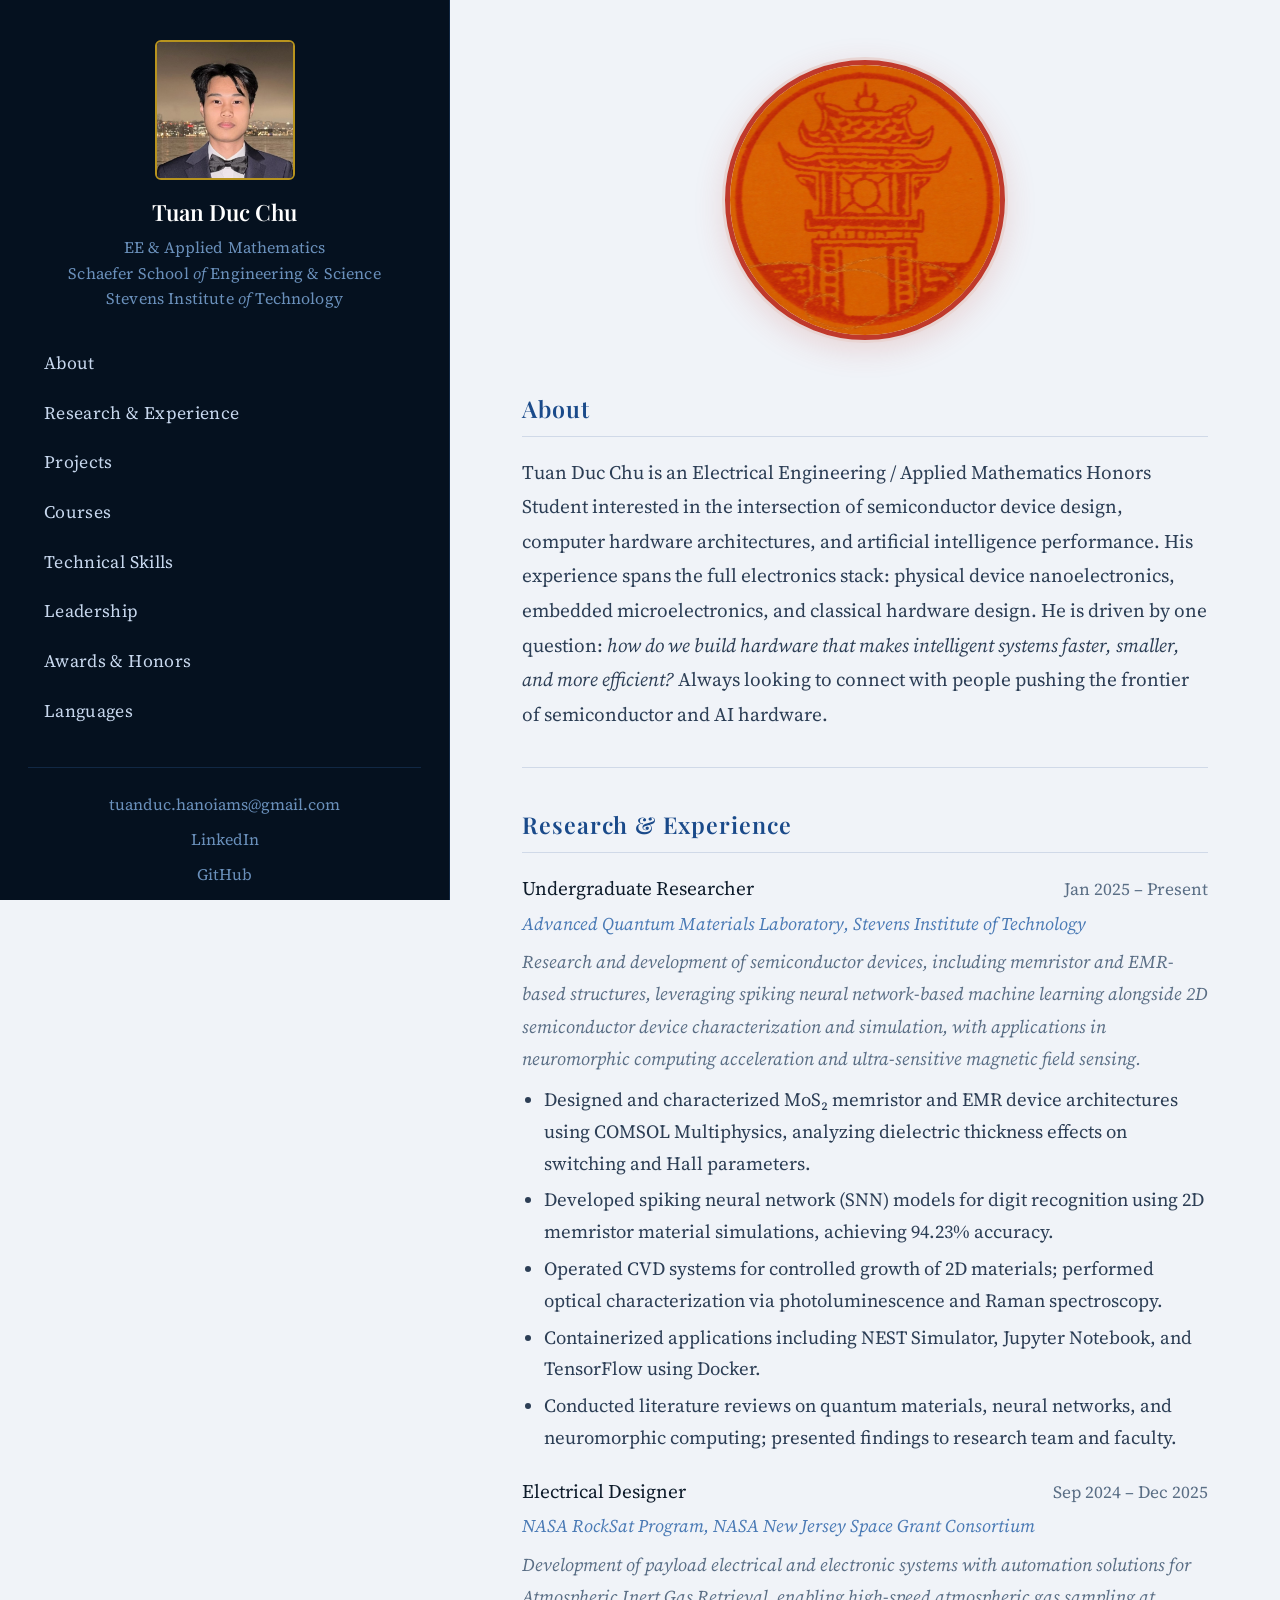
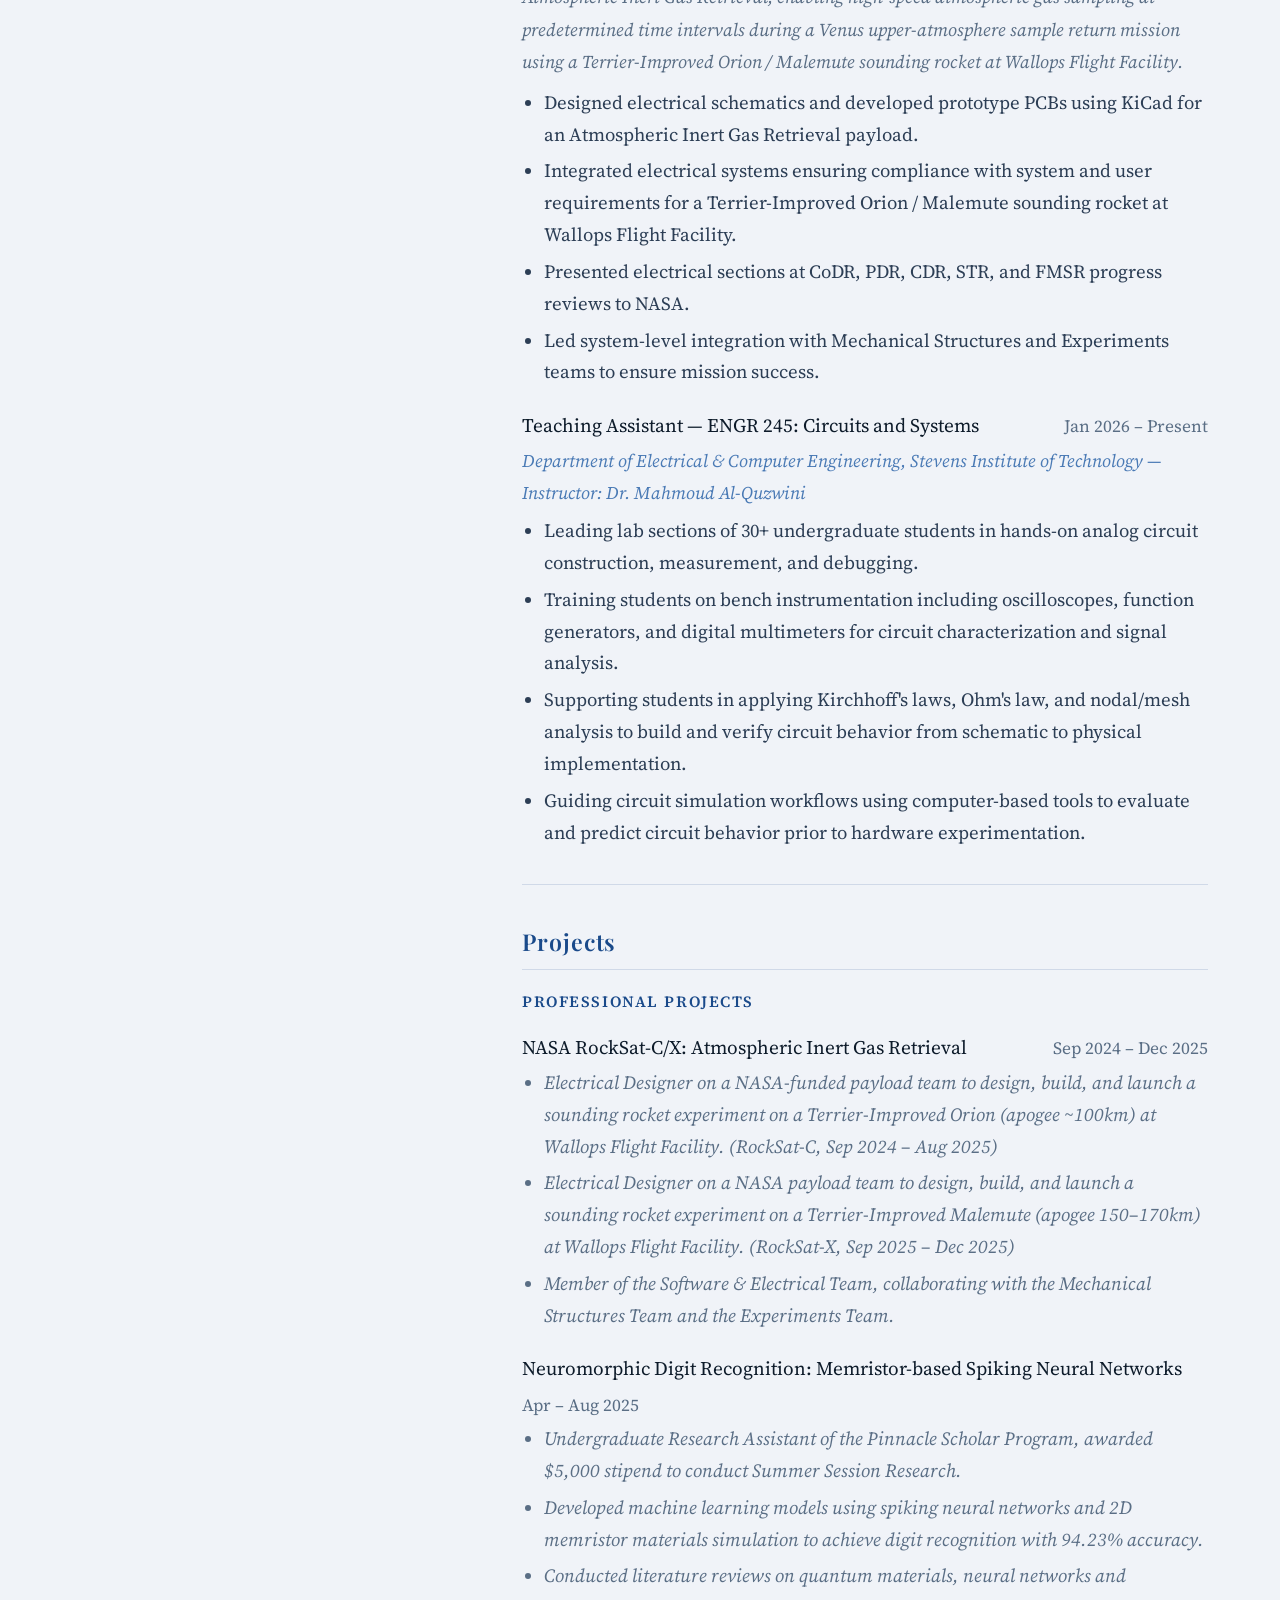
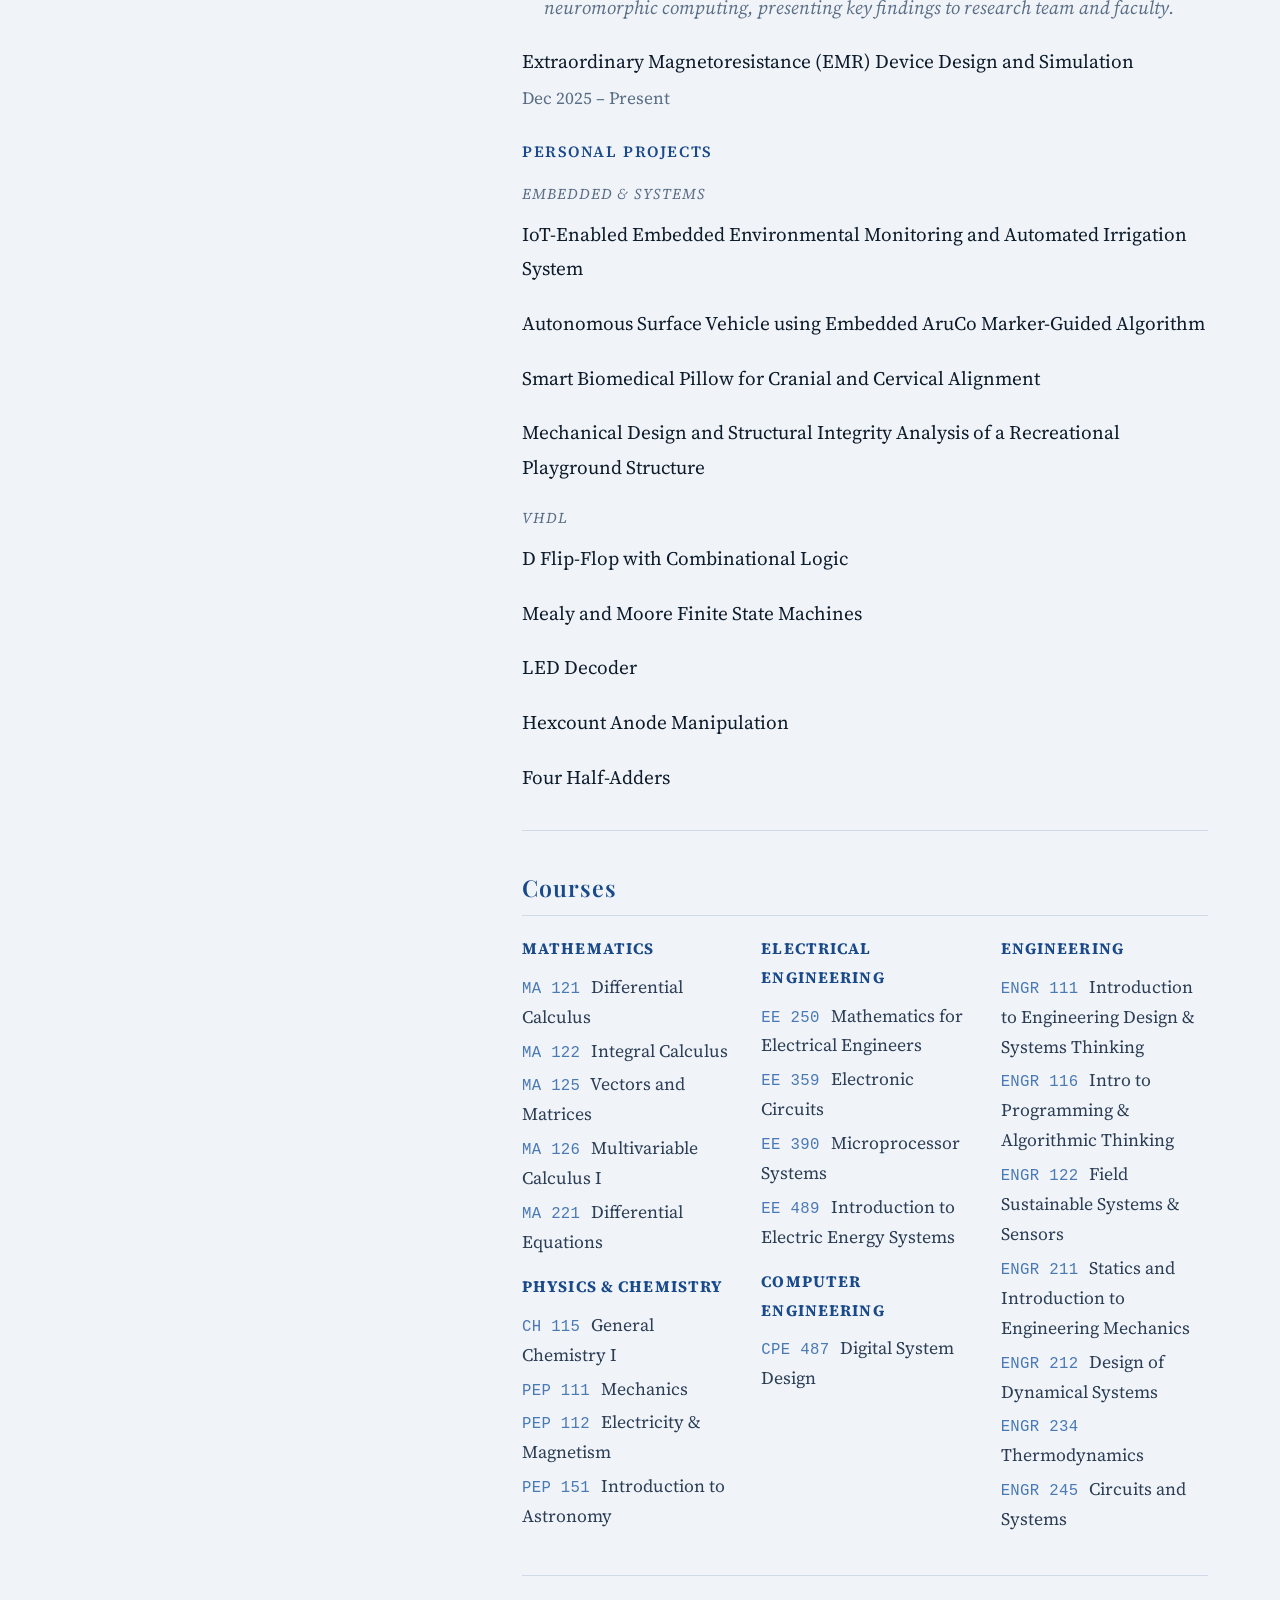
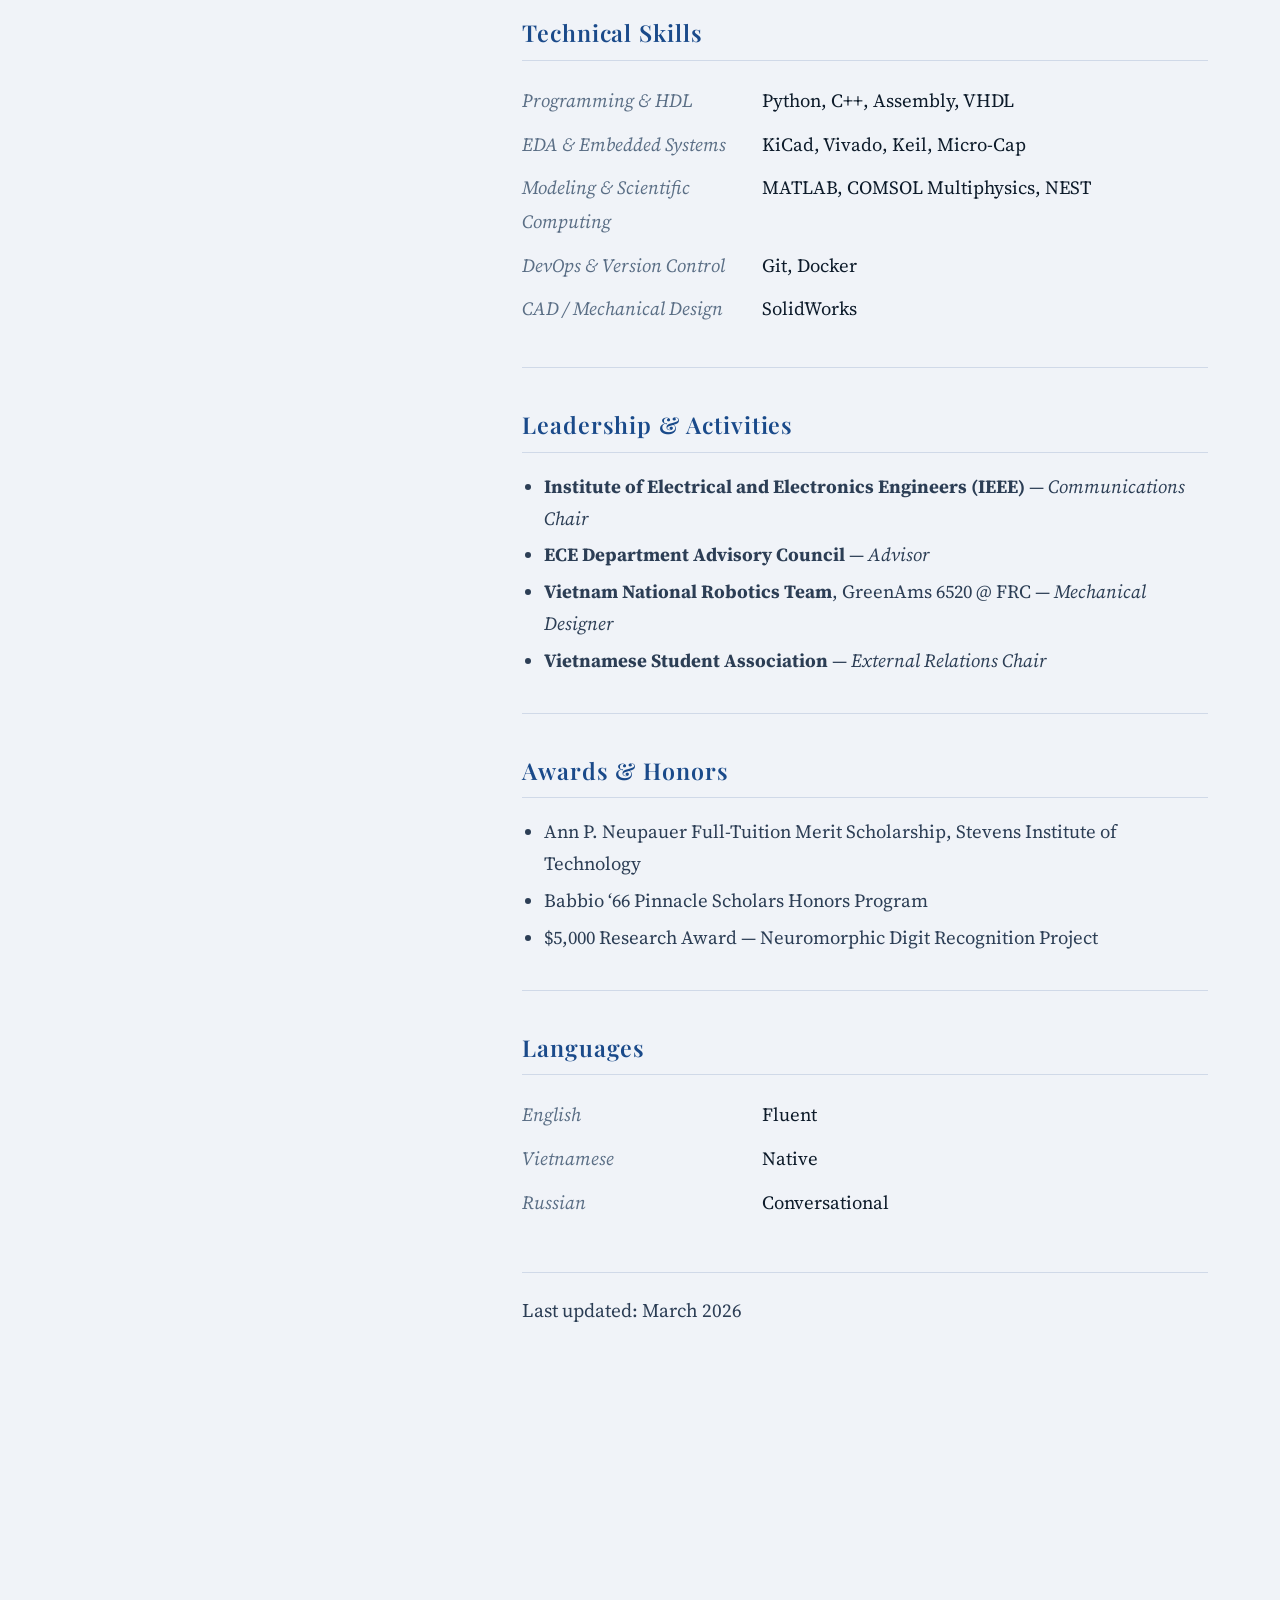
<file: index.html>
<!DOCTYPE html>
<html lang="en">
<head>
  <meta charset="UTF-8" />
  <meta name="viewport" content="width=device-width, initial-scale=1.0" />
  <title>Tuan Duc Chu</title>
  <link rel="stylesheet" href="style.css" />
  <link rel="preconnect" href="https://fonts.googleapis.com">
  <link href="https://fonts.googleapis.com/css2?family=Playfair+Display:wght@400;600&family=Source+Serif+4:ital,opsz,wght@0,8..60,300;0,8..60,400;1,8..60,300;1,8..60,400&display=swap" rel="stylesheet">
</head>
<body>

  <!-- ===== SIDEBAR ===== -->
  <aside id="sidebar">

    <div id="photo-slot">
      <img src="photo.jpg" alt="Tuan Duc Chu" onerror="this.style.display='none'; document.getElementById('photo-placeholder').style.display='flex';" />
      <div id="photo-placeholder"><span>Photo</span></div>
    </div>

    <div id="sidebar-name">Tuan Duc Chu</div>
    <div id="sidebar-sub">EE &amp; Applied Mathematics<br/>Schaefer School <em>of</em> Engineering &amp; Science<br/>Stevens Institute <em>of</em> Technology</div>

    <nav id="sidebar-nav">
      <a href="#about">About</a>
      <a href="#experience">Research &amp; Experience</a>
      <a href="#projects">Projects</a>
      <a href="#courses">Courses</a>
      <a href="#skills">Technical Skills</a>
      <a href="#leadership">Leadership</a>
      <a href="#awards">Awards &amp; Honors</a>
      <a href="#languages">Languages</a>
    </nav>

    <div id="sidebar-contact">
      <a href="mailto:tuanduc.hanoiams&#64;gmail.com">tuanduc.hanoiams&#64;gmail.com</a>
      <a href="https://www.linkedin.com/in/tuanducchu" target="_blank">LinkedIn</a>
      <a href="https://github.com/bunschar" target="_blank">GitHub</a>
      <span>Hoboken, NJ</span>
    </div>

  </aside>

  <!-- ===== MAIN CONTENT ===== -->
  <main id="main">

    <!-- Centered profile photo -->
    <div id="main-photo-wrap">
      <div id="main-photo-slot">
        <img src="photo2.JPG" alt="Tuan Duc Chu" onerror="this.style.display='none'; document.getElementById('main-photo-ph').style.display='flex';" />
        <div id="main-photo-ph"><span>Photo</span></div>
      </div>
    </div>

    <section id="about">
      <h2>About</h2>
      <p>
        Tuan Duc Chu is an Electrical Engineering / Applied Mathematics Honors Student interested in the intersection of semiconductor device design,
        computer hardware architectures, and artificial intelligence performance.
        His experience spans the full electronics stack: physical device nanoelectronics, embedded microelectronics, and classical hardware design.
        He is driven by one question: <em>how do we build hardware that makes intelligent systems faster, smaller, and more efficient?</em>
        Always looking to connect with people pushing the frontier of semiconductor and AI hardware.
      </p>
    </section>

    <hr />

    <section id="experience">
      <h2>Research &amp; Experience</h2>

      <div class="entry">
        <div class="entry-header">
          <span class="entry-title">Undergraduate Researcher</span>
          <span class="entry-date">Jan 2025 &ndash; Present</span>
        </div>
        <div class="entry-org">Advanced Quantum Materials Laboratory, Stevens Institute of Technology</div>
        <p class="entry-desc">Research and development of semiconductor devices, including memristor and EMR-based structures, leveraging spiking neural network-based machine learning alongside 2D semiconductor device characterization and simulation, with applications in neuromorphic computing acceleration and ultra-sensitive magnetic field sensing.</p>
        <ul>
          <li>Designed and characterized MoS&#8322; memristor and EMR device architectures using COMSOL Multiphysics, analyzing dielectric thickness effects on switching and Hall parameters.</li>
          <li>Developed spiking neural network (SNN) models for digit recognition using 2D memristor material simulations, achieving 94.23% accuracy.</li>
          <li>Operated CVD systems for controlled growth of 2D materials; performed optical characterization via photoluminescence and Raman spectroscopy.</li>
          <li>Containerized applications including NEST Simulator, Jupyter Notebook, and TensorFlow using Docker.</li>
          <li>Conducted literature reviews on quantum materials, neural networks, and neuromorphic computing; presented findings to research team and faculty.</li>
        </ul>
      </div>

      <div class="entry">
        <div class="entry-header">
          <span class="entry-title">Electrical Designer</span>
          <span class="entry-date">Sep 2024 &ndash; Dec 2025</span>
        </div>
        <div class="entry-org">NASA RockSat Program, NASA New Jersey Space Grant Consortium</div>
        <p class="entry-desc">Development of payload electrical and electronic systems with automation solutions for Atmospheric Inert Gas Retrieval, enabling high-speed atmospheric gas sampling at predetermined time intervals during a Venus upper-atmosphere sample return mission using a Terrier-Improved Orion / Malemute sounding rocket at Wallops Flight Facility.</p>
        <ul>
          <li>Designed electrical schematics and developed prototype PCBs using KiCad for an Atmospheric Inert Gas Retrieval payload.</li>
          <li>Integrated electrical systems ensuring compliance with system and user requirements for a Terrier-Improved Orion / Malemute sounding rocket at Wallops Flight Facility.</li>
          <li>Presented electrical sections at CoDR, PDR, CDR, STR, and FMSR progress reviews to NASA.</li>
          <li>Led system-level integration with Mechanical Structures and Experiments teams to ensure mission success.</li>
        </ul>
      </div>

      <div class="entry">
        <div class="entry-header">
          <span class="entry-title">Teaching Assistant &mdash; ENGR 245: Circuits and Systems</span>
          <span class="entry-date">Jan 2026 &ndash; Present</span>
        </div>
        <div class="entry-org">Department of Electrical &amp; Computer Engineering, Stevens Institute of Technology &mdash; <em>Instructor: Dr. Mahmoud Al-Quzwini</em></div>
        <ul>
          <li>Leading lab sections of 30+ undergraduate students in hands-on analog circuit construction, measurement, and debugging.</li>
          <li>Training students on bench instrumentation including oscilloscopes, function generators, and digital multimeters for circuit characterization and signal analysis.</li>
          <li>Supporting students in applying Kirchhoff's laws, Ohm's law, and nodal/mesh analysis to build and verify circuit behavior from schematic to physical implementation.</li>
          <li>Guiding circuit simulation workflows using computer-based tools to evaluate and predict circuit behavior prior to hardware experimentation.</li>
        </ul>
      </div>
    </section>

    <hr />

    <section id="projects">
      <h2>Projects</h2>

      <div class="project-category">Professional Projects</div>

      <div class="entry">
        <div class="entry-header">
          <span class="entry-title">NASA RockSat-C/X: Atmospheric Inert Gas Retrieval</span>
          <span class="entry-date">Sep 2024 &ndash; Dec 2025</span>
        </div>
        <ul class="project-bullets">
          <li>Electrical Designer on a NASA-funded payload team to design, build, and launch a sounding rocket experiment on a Terrier-Improved Orion (apogee ~100km) at Wallops Flight Facility. <em>(RockSat-C, Sep 2024 &ndash; Aug 2025)</em></li>
          <li>Electrical Designer on a NASA payload team to design, build, and launch a sounding rocket experiment on a Terrier-Improved Malemute (apogee 150&ndash;170km) at Wallops Flight Facility. <em>(RockSat-X, Sep 2025 &ndash; Dec 2025)</em></li>
          <li>Member of the Software &amp; Electrical Team, collaborating with the Mechanical Structures Team and the Experiments Team.</li>
        </ul>
      </div>

      <div class="entry">
        <div class="entry-header">
          <span class="entry-title">Neuromorphic Digit Recognition: Memristor-based Spiking Neural Networks</span>
          <span class="entry-date">Apr &ndash; Aug 2025</span>
        </div>
        <ul class="project-bullets">
          <li>Undergraduate Research Assistant of the Pinnacle Scholar Program, awarded $5,000 stipend to conduct Summer Session Research.</li>
          <li>Developed machine learning models using spiking neural networks and 2D memristor materials simulation to achieve digit recognition with 94.23% accuracy.</li>
          <li>Conducted literature reviews on quantum materials, neural networks and neuromorphic computing, presenting key findings to research team and faculty.</li>
        </ul>
      </div>

      <div class="entry">
        <div class="entry-header">
          <span class="entry-title">Extraordinary Magnetoresistance (EMR) Device Design and Simulation</span>
          <span class="entry-date">Dec 2025 &ndash; Present</span>
        </div>
      </div>

      <div class="project-category" style="margin-top: 24px;">Personal Projects</div>
      <div class="project-category-sub">Embedded &amp; Systems</div>

      <div class="entry"><div class="entry-header"><span class="entry-title">IoT-Enabled Embedded Environmental Monitoring and Automated Irrigation System</span></div></div>
      <div class="entry"><div class="entry-header"><span class="entry-title">Autonomous Surface Vehicle using Embedded AruCo Marker-Guided Algorithm</span></div></div>
      <div class="entry"><div class="entry-header"><span class="entry-title">Smart Biomedical Pillow for Cranial and Cervical Alignment</span></div></div>
      <div class="entry"><div class="entry-header"><span class="entry-title">Mechanical Design and Structural Integrity Analysis of a Recreational Playground Structure</span></div></div>

      <div class="project-category-sub" style="margin-top: 14px;">VHDL</div>

      <div class="entry"><div class="entry-header"><span class="entry-title">D Flip-Flop with Combinational Logic</span></div></div>
      <div class="entry"><div class="entry-header"><span class="entry-title">Mealy and Moore Finite State Machines</span></div></div>
      <div class="entry"><div class="entry-header"><span class="entry-title">LED Decoder</span></div></div>
      <div class="entry"><div class="entry-header"><span class="entry-title">Hexcount Anode Manipulation</span></div></div>
      <div class="entry"><div class="entry-header"><span class="entry-title">Four Half-Adders</span></div></div>

    </section>

    <hr />

    <section id="courses">
      <h2>Courses</h2>
      <div class="courses-grid">

        <div class="course-col">
          <div class="course-col-title"><strong>Mathematics</strong></div>
          <ul>
            <li><span class="code">MA 121</span> Differential Calculus</li>
            <li><span class="code">MA 122</span> Integral Calculus</li>
            <li><span class="code">MA 125</span> Vectors and Matrices</li>
            <li><span class="code">MA 126</span> Multivariable Calculus I</li>
            <li><span class="code">MA 221</span> Differential Equations</li>
          </ul>
          <div class="course-col-title" style="margin-top: 14px;"><strong>Physics &amp; Chemistry</strong></div>
          <ul>
            <li><span class="code">CH 115</span> General Chemistry I</li>
            <li><span class="code">PEP 111</span> Mechanics</li>
            <li><span class="code">PEP 112</span> Electricity &amp; Magnetism</li>
            <li><span class="code">PEP 151</span> Introduction to Astronomy</li>
          </ul>
        </div>

        <div class="course-col">
          <div class="course-col-title"><strong>Electrical Engineering</strong></div>
          <ul>
            <li><span class="code">EE 250</span> Mathematics for Electrical Engineers</li>
            <li><span class="code">EE 359</span> Electronic Circuits</li>
            <li><span class="code">EE 390</span> Microprocessor Systems</li>
            <li><span class="code">EE 489</span> Introduction to Electric Energy Systems</li>
          </ul>
          <div class="course-col-title" style="margin-top: 14px;"><strong>Computer Engineering</strong></div>
          <ul>
            <li><span class="code">CPE 487</span> Digital System Design</li>
          </ul>
        </div>

        <div class="course-col">
          <div class="course-col-title"><strong>Engineering</strong></div>
          <ul>
            <li><span class="code">ENGR 111</span> Introduction to Engineering Design &amp; Systems Thinking</li>
            <li><span class="code">ENGR 116</span> Intro to Programming &amp; Algorithmic Thinking</li>
            <li><span class="code">ENGR 122</span> Field Sustainable Systems &amp; Sensors</li>
            <li><span class="code">ENGR 211</span> Statics and Introduction to Engineering Mechanics</li>
            <li><span class="code">ENGR 212</span> Design of Dynamical Systems</li>
            <li><span class="code">ENGR 234</span> Thermodynamics</li>
            <li><span class="code">ENGR 245</span> Circuits and Systems</li>
          </ul>
        </div>

      </div>
    </section>

    <hr />

    <section id="skills">
      <h2>Technical Skills</h2>
      <table class="skills-table">
        <tr><td>Programming &amp; HDL</td><td>Python, C++, Assembly, VHDL</td></tr>
        <tr><td>EDA &amp; Embedded Systems</td><td>KiCad, Vivado, Keil, Micro-Cap</td></tr>
        <tr><td>Modeling &amp; Scientific Computing</td><td>MATLAB, COMSOL Multiphysics, NEST</td></tr>
        <tr><td>DevOps &amp; Version Control</td><td>Git, Docker</td></tr>
        <tr><td>CAD / Mechanical Design</td><td>SolidWorks</td></tr>
      </table>
    </section>

    <hr />

    <section id="leadership">
      <h2>Leadership &amp; Activities</h2>
      <ul>
        <li><strong>Institute of Electrical and Electronics Engineers (IEEE)</strong> &mdash; <em>Communications Chair</em></li>
        <li><strong>ECE Department Advisory Council</strong> &mdash; <em>Advisor</em></li>
        <li><strong>Vietnam National Robotics Team</strong>, GreenAms 6520 @ FRC &mdash; <em>Mechanical Designer</em></li>
        <li><strong>Vietnamese Student Association</strong> &mdash; <em>External Relations Chair</em></li>
      </ul>
    </section>

    <hr />

    <section id="awards">
      <h2>Awards &amp; Honors</h2>
      <ul>
        <li>Ann P. Neupauer Full-Tuition Merit Scholarship, Stevens Institute of Technology</li>
        <li>Babbio &lsquo;66 Pinnacle Scholars Honors Program</li>
        <li>$5,000 Research Award &mdash; Neuromorphic Digit Recognition Project</li>
      </ul>
    </section>

    <hr />

    <section id="languages">
      <h2>Languages</h2>
      <table class="skills-table">
        <tr><td>English</td><td>Fluent</td></tr>
        <tr><td>Vietnamese</td><td>Native</td></tr>
        <tr><td>Russian</td><td>Conversational</td></tr>
      </table>
    </section>

    <footer>
      <p>Last updated: March 2026</p>
    </footer>

  </main>

  <script>
    const navLinks = document.querySelectorAll('#sidebar-nav a');
    navLinks.forEach(link => {
      link.addEventListener('click', () => {
        navLinks.forEach(l => l.classList.remove('active'));
        link.classList.add('active');
      });
    });
  </script>

</body>
</html>
</file>
<file: style.css>
/* =============================================
   Tuan Duc Chu — Portfolio
   Royal Navy & Gold · Sidebar layout · Playfair + Source Serif
   ============================================= */

/* --- Royal Navy & Gold Palette --- */
:root {
  --navy-deep:    #05111f;
  --navy-mid:     #0a1e35;
  --navy-border:  #112844;
  --navy-accent:  #1a4a8a;
  --steel:        #4a7ab5;
  --gold:         #b8941e;
  --gold-light:   #d4aa3a;
  --gold-bright:  #f0c84a;
  --sidebar-text: #c8d8ee;
  --sidebar-mute: #6a90bb;
  --bg:           #f0f3f8;
  --surface:      #ffffff;
  --text-dark:    #0d1b2a;
  --text-mid:     #2c3e55;
  --text-mute:    #5a6e85;
  --rule:         #d0d9e8;
}

/* --- Reset --- */
*, *::before, *::after {
  box-sizing: border-box;
  margin: 0;
  padding: 0;
}

html {
  scroll-behavior: smooth;
}

/* --- Body & Layout --- */
body {
  font-family: 'Source Serif 4', Georgia, serif;
  font-size: 19.5px;
  line-height: 1.8;
  background-color: var(--bg);
  color: var(--text-dark);
  display: flex;
  min-height: 100vh;
}

/* =============================================
   SIDEBAR
   ============================================= */
#sidebar {
  position: fixed;
  top: 0;
  left: 0;
  width: 450px;
  height: 100vh;
  background: var(--navy-deep);
  display: flex;
  flex-direction: column;
  align-items: center;
  padding: 40px 28px 36px;
  overflow-y: auto;
  z-index: 100;
  border-right: 1px solid var(--navy-border);
}

/* --- Photo --- */
#photo-slot {
  width: 140px;
  height: 140px;
  border-radius: 6px;
  overflow: hidden;
  border: 2px solid var(--gold);
  margin-bottom: 18px;
  flex-shrink: 0;
}

#photo-slot img {
  width: 100%;
  height: 100%;
  object-fit: cover;
  display: block;
}

#photo-placeholder {
  display: flex;
  width: 100%;
  height: 100%;
  align-items: center;
  justify-content: center;
  background: var(--navy-mid);
  color: var(--sidebar-mute);
  font-size: 0.98rem;
  letter-spacing: 0.05em;
  text-transform: uppercase;
}

/* --- Sidebar Name & Sub --- */
#sidebar-name {
  font-family: 'Playfair Display', Georgia, serif;
  font-size: 1.4rem;
  font-weight: 600;
  color: #fff;
  text-align: center;
  line-height: 1.3;
  margin-bottom: 8px;
}

#sidebar-sub {
  font-size: 1.0rem;
  color: var(--sidebar-mute);
  text-align: center;
  line-height: 1.6;
  margin-bottom: 28px;
  letter-spacing: 0.01em;
  white-space: nowrap;
}

/* --- Nav --- */
#sidebar-nav {
  width: 100%;
  display: flex;
  flex-direction: column;
  gap: 2px;
  margin-bottom: 32px;
}

#sidebar-nav a {
  display: block;
  font-size: 1.1rem;
  color: var(--sidebar-text);
  text-decoration: none;
  padding: 8px 14px;
  border-radius: 4px;
  letter-spacing: 0.02em;
  transition: background 0.18s, color 0.18s, padding-left 0.18s;
  border-left: 2px solid transparent;
}

#sidebar-nav a:hover {
  background: var(--navy-mid);
  color: var(--gold-bright);
  padding-left: 18px;
}

#sidebar-nav a.active {
  background: var(--navy-mid);
  color: var(--gold-bright);
  border-left: 2px solid var(--gold-bright);
  padding-left: 18px;
}

/* --- Contact --- */
#sidebar-contact {
  width: 100%;
  display: flex;
  flex-direction: column;
  gap: 6px;
  border-top: 1px solid var(--navy-border);
  padding-top: 22px;
  margin-top: auto;
}

#sidebar-contact a,
#sidebar-contact span {
  font-size: 1.0rem;
  color: var(--sidebar-mute);
  text-decoration: none;
  text-align: center;
  display: block;
  word-break: break-all;
}

#sidebar-contact a:hover {
  color: var(--gold-light);
}

/* =============================================
   MAIN CONTENT
   ============================================= */
#main {
  margin-left: 450px;
  flex: 1;
  width: calc(100% - 450px);
  max-width: none;
  padding: 60px 72px 100px;
}

/* --- Main centered photo --- */
#main-photo-wrap {
  display: flex;
  justify-content: center;
  margin-bottom: 48px;
}

#main-photo-slot {
  width: 280px;
  height: 280px;
  border-radius: 50%;
  overflow: hidden;
  border: 5px solid #c0392b;
  box-shadow: 0 0 0 3px #e8d5d3, 0 8px 32px rgba(192, 57, 43, 0.18);
  flex-shrink: 0;
}

#main-photo-slot img {
  width: 100%;
  height: 100%;
  object-fit: cover;
  display: block;
}

#main-photo-ph {
  display: flex;
  width: 100%;
  height: 100%;
  align-items: center;
  justify-content: center;
  background: var(--bg);
  color: var(--text-mute);
  font-size: 1rem;
  letter-spacing: 0.05em;
  text-transform: uppercase;
}

/* --- Section Headings --- */
section {
  margin-bottom: 8px;
}

section h2 {
  font-family: 'Playfair Display', Georgia, serif;
  font-size: 1.45rem;
  font-weight: 600;
  color: var(--navy-accent);
  letter-spacing: 0.04em;
  margin-bottom: 18px;
  padding-bottom: 6px;
  border-bottom: 1px solid var(--rule);
}

/* --- HR --- */
hr {
  border: none;
  border-top: 1px solid var(--rule);
  margin: 36px 0;
}

/* --- Paragraphs --- */
p {
  font-size: 1.2rem;
  color: var(--text-mid);
  margin-bottom: 12px;
  line-height: 1.8;
}

/* --- Entry --- */
.entry {
  margin-bottom: 20px;
}

.entry-header {
  display: flex;
  justify-content: space-between;
  align-items: baseline;
  flex-wrap: wrap;
  gap: 4px;
  margin-bottom: 2px;
}

.entry-title {
  font-size: 1.2rem;
  font-weight: 400;
  color: var(--text-dark);
}

.entry-date {
  font-size: 1.08rem;
  color: var(--text-mute);
  white-space: nowrap;
}

.entry-org {
  font-style: italic;
  font-size: 1.12rem;
  color: var(--steel);
  margin-bottom: 6px;
}

p.entry-desc {
  font-size: 1.13rem;
  color: var(--text-mute);
  font-style: italic;
  margin-bottom: 8px;
  margin-top: 2px;
}

/* --- Lists --- */
ul {
  padding-left: 22px;
  margin-bottom: 8px;
}

ul li {
  font-size: 1.17rem;
  color: var(--text-mid);
  margin-bottom: 5px;
  line-height: 1.7;
}

ul.project-bullets li {
  font-style: italic;
  color: var(--text-mute);
}

/* --- Project Categories --- */
.project-category {
  font-size: 0.98rem;
  text-transform: uppercase;
  letter-spacing: 0.1em;
  color: var(--navy-accent);
  font-weight: 600;
  margin-bottom: 14px;
}

.project-category-sub {
  font-size: 0.94rem;
  text-transform: uppercase;
  letter-spacing: 0.07em;
  color: var(--text-mute);
  font-style: italic;
  margin-bottom: 10px;
}

/* --- Skills Table --- */
.skills-table {
  border-collapse: collapse;
  width: 100%;
  font-size: 1.17rem;
}

.skills-table td {
  padding: 5px 0;
  vertical-align: top;
}

.skills-table td:first-child {
  width: 240px;
  color: var(--text-mute);
  font-style: italic;
  padding-right: 20px;
}

/* --- Course Codes --- */
span.code {
  font-family: 'Courier New', Courier, monospace;
  font-size: 0.98rem;
  color: var(--steel);
  margin-right: 7px;
  letter-spacing: 0.02em;
}

/* --- Courses Grid --- */
.courses-grid {
  display: grid;
  grid-template-columns: repeat(3, 1fr);
  gap: 20px 32px;
}

.course-col-title {
  font-size: 1.0rem;
  text-transform: uppercase;
  letter-spacing: 0.07em;
  color: var(--navy-accent);
  margin-bottom: 10px;
  font-style: normal;
}

.course-col ul {
  padding-left: 0;
  list-style: none;
  margin-bottom: 0;
}

.course-col ul li {
  font-size: 1.1rem;
  margin-bottom: 4px;
  color: var(--text-mid);
}

/* --- Links --- */
a {
  color: var(--navy-accent);
  text-decoration: underline;
  text-underline-offset: 2px;
}

a:hover {
  color: var(--gold);
}

/* --- Footer --- */
footer {
  margin-top: 48px;
  padding-top: 20px;
  padding-bottom: 400px;
  border-top: 1px solid var(--rule);
  font-size: 1.02rem;
  color: var(--text-mute);
}

/* =============================================
   RESPONSIVE
   ============================================= */

/* --- Tablet landscape (900px–1200px) --- */
@media (max-width: 1200px) {
  #sidebar {
    width: 340px;
  }
  #main {
    margin-left: 340px;
    width: calc(100% - 340px);
    padding: 50px 48px 100px;
  }
}

/* --- Tablet portrait (600px–900px) --- */
@media (max-width: 900px) {
  body {
    flex-direction: column;
  }

  #sidebar {
    position: relative;
    width: 100%;
    height: auto;
    flex-direction: column;
    align-items: center;
    padding: 32px 24px 24px;
  }

  #sidebar-nav {
    flex-direction: row;
    flex-wrap: wrap;
    justify-content: center;
    gap: 4px;
    margin-bottom: 16px;
  }

  #sidebar-nav a {
    padding: 6px 12px;
    font-size: 0.9rem;
  }

  #sidebar-contact {
    flex-direction: row;
    flex-wrap: wrap;
    justify-content: center;
    gap: 10px;
    margin-top: 0;
    border-top: none;
    padding-top: 0;
  }

  #main {
    margin-left: 0;
    width: 100%;
    padding: 40px 32px 80px;
  }

  #main-photo-wrap {
    margin-bottom: 32px;
  }

  #main-photo-slot {
    width: 200px;
    height: 200px;
  }

  .courses-grid {
    grid-template-columns: 1fr 1fr;
  }
}

/* --- Mobile (max 600px) --- */
@media (max-width: 600px) {
  #sidebar {
    padding: 24px 16px 16px;
  }

  #sidebar-name {
    font-size: 1.1rem;
  }

  #sidebar-sub {
    font-size: 0.78rem;
  }

  #sidebar-nav a {
    font-size: 0.82rem;
    padding: 5px 10px;
  }

  #main {
    padding: 28px 18px 60px;
  }

  #main-photo-slot {
    width: 160px;
    height: 160px;
  }

  section h2 {
    font-size: 1.15rem;
  }

  .entry-header {
    flex-direction: column;
  }

  .entry-title {
    font-size: 0.97rem;
  }

  .courses-grid {
    grid-template-columns: 1fr;
  }

  .skills-table td:first-child {
    width: 140px;
  }
}
</file>
